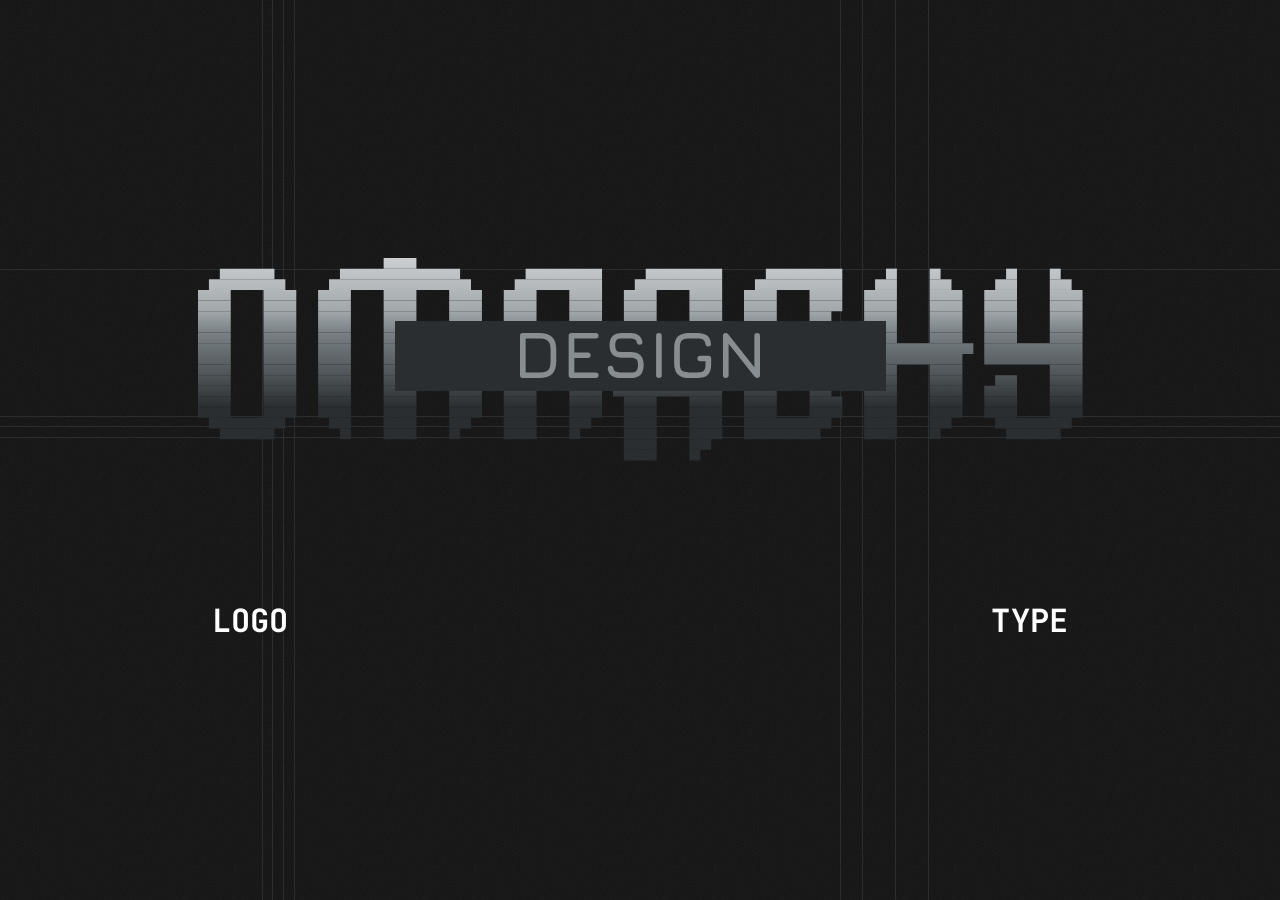
<file: index.html>
<!doctype html>
<html lang="en">
  <head>
    <meta charset="utf-8" />
    <meta name="viewport" content="width=device-width, initial-scale=1" />
    <title>Omarchy Design</title>
    <link rel="icon" type="image/svg+xml" href="assets/favicon.svg" />
    <link rel="preconnect" href="https://fonts.googleapis.com" />
    <link rel="preconnect" href="https://fonts.gstatic.com" crossorigin />
    <link
      href="https://fonts.googleapis.com/css2?family=JetBrains+Mono:wght@400;500;700&display=swap"
      rel="stylesheet"
    />
    <link rel="stylesheet" href="css/home.css" />
  </head>
  <body>
    <main class="home">
      <div class="grain" aria-hidden="true"></div>
      <div class="hero">
        <div class="logobox">
          <div class="guides" aria-hidden="true">
            <i class="v"></i><i class="v"></i><i class="v"></i><i class="v"></i>
            <i class="v"></i><i class="v"></i><i class="v"></i><i class="v"></i>
            <i class="h"></i><i class="h"></i><i class="h"></i><i class="h"></i>
          </div>
          <img class="logo" src="assets/omarchy-design-logo.svg" alt="Omarchy Design" width="885" height="203" />
        </div>
        <nav class="nav" aria-label="sections">
          <a href="logo/">Logo</a>
          <a href="type/">Type</a>
        </nav>
      </div>
    </main>
  </body>
</html>
</file>
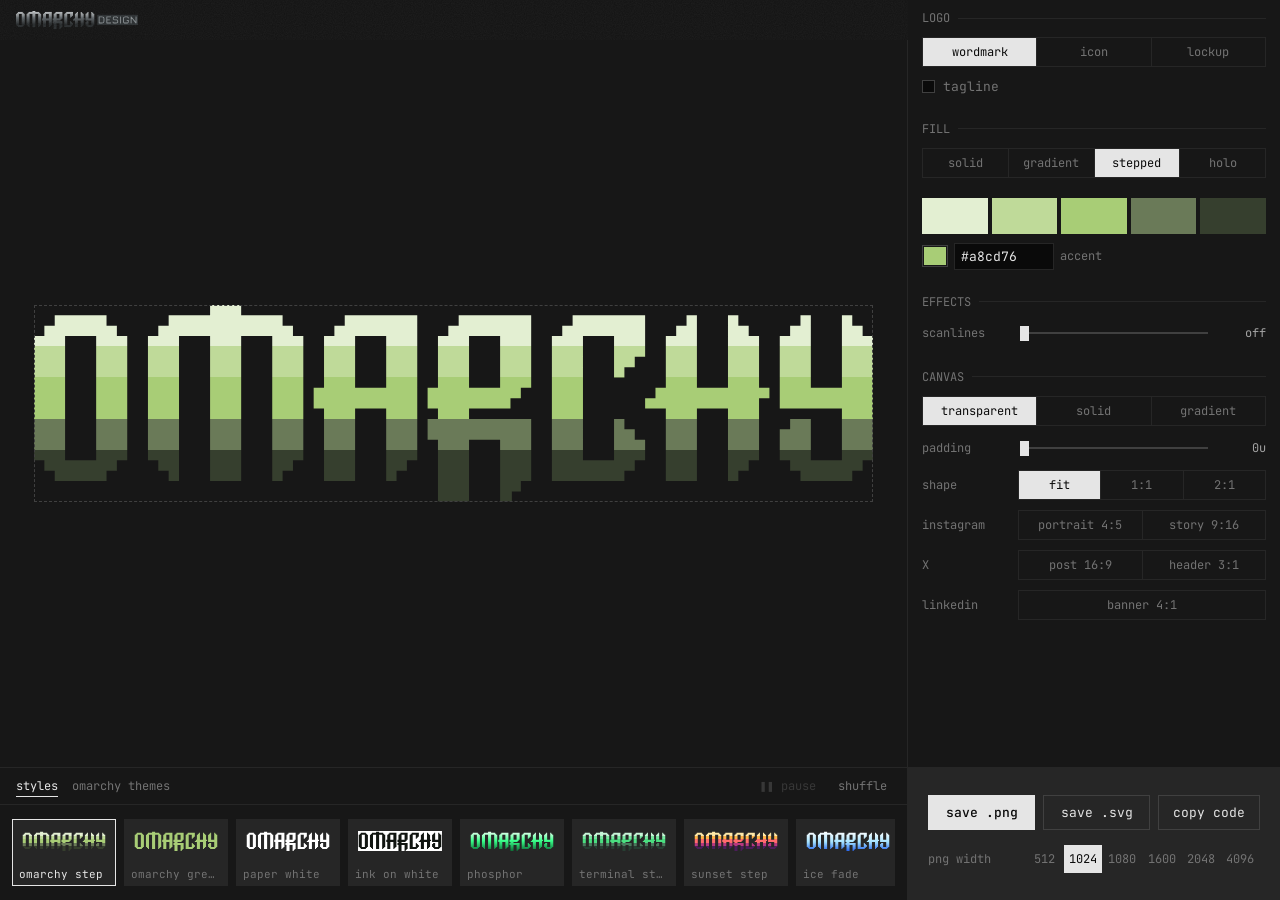
<file: logo/index.html>
<!doctype html>
<html lang="en">
  <head>
    <meta charset="utf-8" />
    <meta name="viewport" content="width=device-width, initial-scale=1" />
    <title>Omarchy Design — Logo</title>
    <link rel="icon" type="image/svg+xml" href="../assets/favicon.svg" />
    <link rel="preconnect" href="https://fonts.googleapis.com" />
    <link rel="preconnect" href="https://fonts.gstatic.com" crossorigin />
    <link
      href="https://fonts.googleapis.com/css2?family=JetBrains+Mono:wght@400;500;700&display=swap"
      rel="stylesheet"
    />
    <link rel="stylesheet" href="../css/main.css" />
  </head>
  <body>
    <div class="app">
      <header class="head">
        <a class="home" href="../" title="Omarchy Design home">
          <img
            class="mark"
            src="../assets/marks/omarchy-design-line.svg"
            alt="omarchy design"
          />
        </a>
      </header>

      <div class="left">
        <div class="stagewrap">
          <div class="stage" id="stage"></div>
        </div>

        <div class="stagebar">
          <div class="tabs" role="tablist" aria-label="preset groups">
            <button
              class="tab"
              role="tab"
              id="tabStyles"
              aria-selected="true"
              aria-controls="styleTrack"
            >
              styles
            </button>
            <button
              class="tab"
              role="tab"
              id="tabThemes"
              aria-selected="false"
              aria-controls="themeTrack"
            >
              omarchy themes
            </button>
          </div>
          <button
            class="iconbtn play"
            id="btnPlay"
            title="Play or pause the holographic motion"
          >
            ❚❚ pause
          </button>
          <button
            class="iconbtn"
            id="btnShuffle"
            title="Try a random variation"
          >
            shuffle
          </button>
        </div>

        <div class="presets">
          <div
            class="ptrack"
            id="styleTrack"
            role="tabpanel"
            aria-labelledby="tabStyles"
          ></div>
          <div
            class="ptrack"
            id="themeTrack"
            role="tabpanel"
            aria-labelledby="tabThemes"
            hidden
          ></div>
        </div>
      </div>

      <div class="right">
        <div class="controls" id="controls">
          <section class="sec">
            <h2>LOGO</h2>
            <div class="body">
              <div class="seg" id="assetSeg"></div>
              <div id="taglineBody"></div>
            </div>
          </section>

          <section class="sec">
            <h2>FILL</h2>
            <div class="body">
              <div class="seg" id="modeSeg"></div>
              <div id="fillBody"></div>
            </div>
          </section>

          <section class="sec">
            <h2>EFFECTS</h2>
            <div class="body" id="fxBody"></div>
          </section>

          <section class="sec">
            <h2>CANVAS</h2>
            <div class="body" id="canvasBody"></div>
          </section>
        </div>

        <div class="export">
          <div class="row">
            <button class="btn primary" id="btnPng">save .png</button>
            <button class="btn" id="btnSvg">save .svg</button>
            <button class="btn fit" id="btnCopy">copy code</button>
          </div>
          <div class="field">
            <label>png width</label>
            <div class="seg" id="pngSeg"></div>
          </div>
        </div>
      </div>
    </div>
    <div class="toast" id="toast"></div>

    <script type="module" src="../js/main.js"></script>
  </body>
</html>
</file>
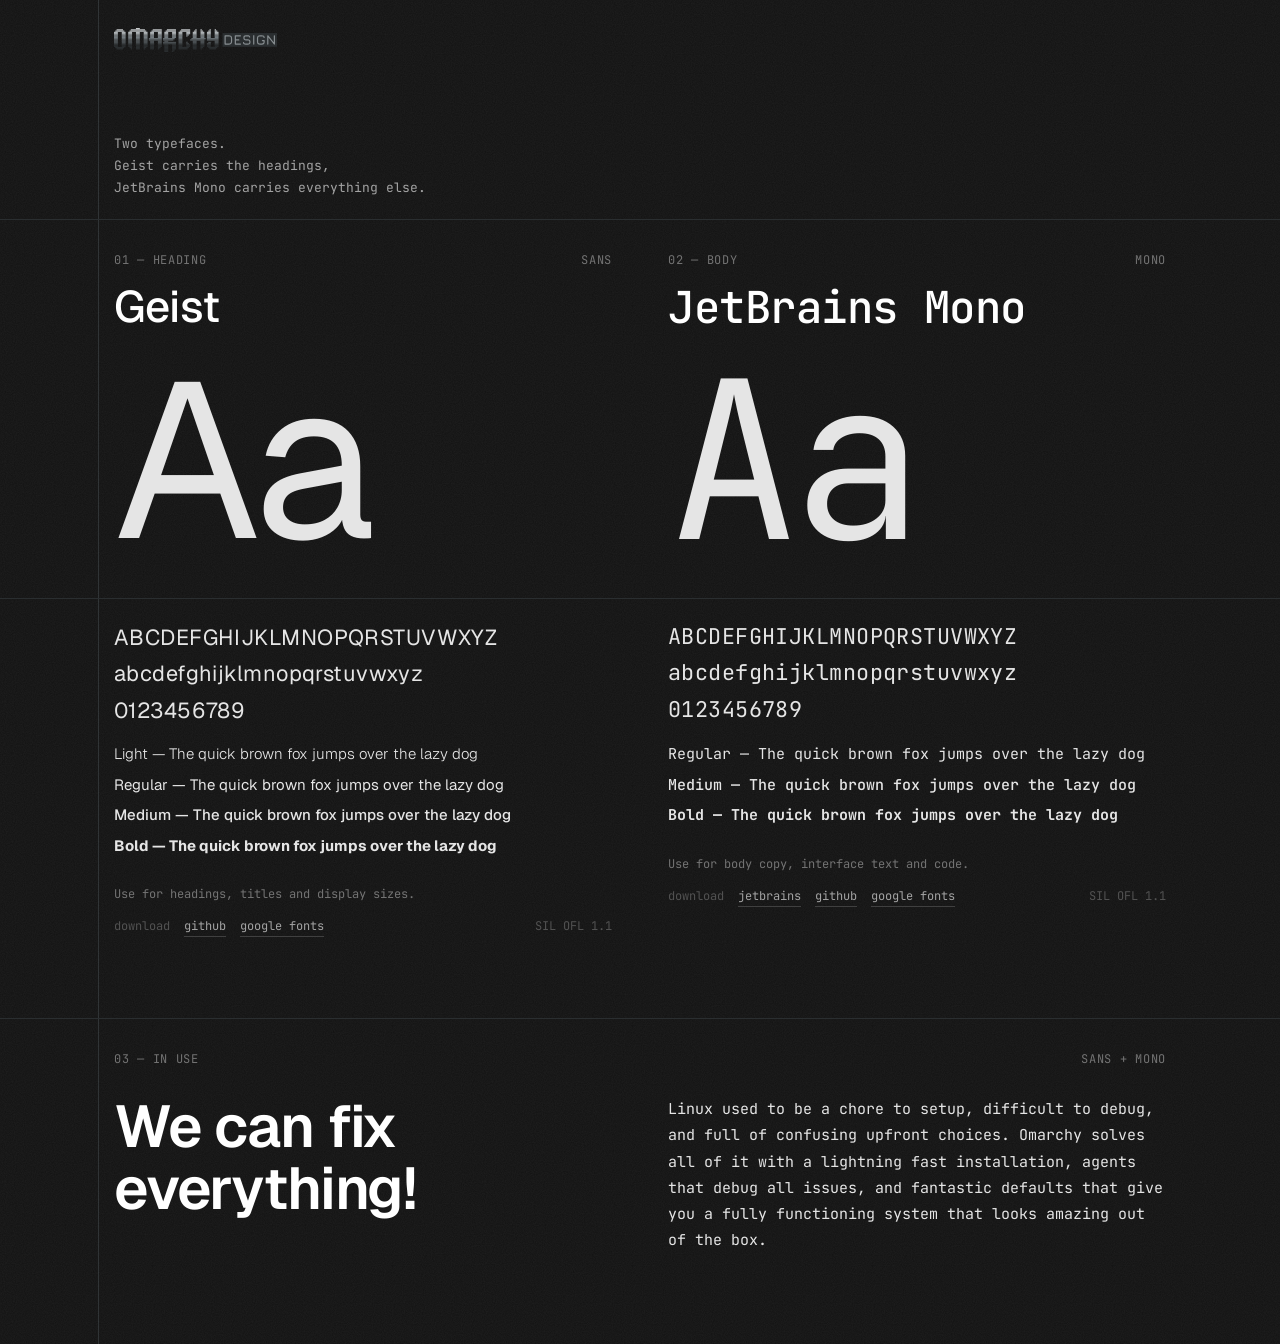
<file: type/index.html>
<!doctype html>
<html lang="en">
  <head>
    <meta charset="utf-8" />
    <meta name="viewport" content="width=device-width, initial-scale=1" />
    <title>Omarchy Design — Type</title>
    <link rel="icon" type="image/svg+xml" href="../assets/favicon.svg" />
    <link rel="preconnect" href="https://fonts.googleapis.com" />
    <link rel="preconnect" href="https://fonts.gstatic.com" crossorigin />
    <link
      href="https://fonts.googleapis.com/css2?family=Geist:wght@300..700&family=JetBrains+Mono:wght@400;500;700&display=swap"
      rel="stylesheet"
    />
    <link rel="stylesheet" href="../css/type.css" />
  </head>
  <body>
    <div class="grain" aria-hidden="true"></div>

    <header class="head">
      <a class="home" href="../" title="Omarchy Design home">
        <img
          class="mark"
          src="../assets/marks/omarchy-design-line.svg"
          alt="omarchy design"
        />
      </a>
    </header>

    <main class="page">
      <p class="lede">
        Two typefaces.<br />
        Geist carries the headings,<br />
        JetBrains Mono carries everything else.
      </p>

      <section class="specimens">
        <article class="specimen sans">
          <div class="meta">
            <span>01 — heading</span>
            <span>sans</span>
          </div>
          <h2 class="name">Geist</h2>
          <p class="glyph" aria-hidden="true">Aa</p>
          <div class="alphabet" aria-label="character set">
            <span>ABCDEFGHIJKLMNOPQRSTUVWXYZ</span>
            <span>abcdefghijklmnopqrstuvwxyz</span>
            <span>0123456789</span>
          </div>
          <ul class="weights">
            <li class="w300">
              Light — The quick brown fox jumps over the lazy dog
            </li>
            <li class="w400">
              Regular — The quick brown fox jumps over the lazy dog
            </li>
            <li class="w500">
              Medium — The quick brown fox jumps over the lazy dog
            </li>
            <li class="w700">
              Bold — The quick brown fox jumps over the lazy dog
            </li>
          </ul>
          <p class="use">Use for headings, titles and display sizes.</p>
          <p class="links">
            <span>download</span>
            <a href="https://github.com/vercel/geist-font/releases" target="_blank" rel="noopener">github</a>
            <a href="https://fonts.google.com/specimen/Geist" target="_blank" rel="noopener">google fonts</a>
            <span class="lic">SIL OFL 1.1</span>
          </p>
        </article>

        <article class="specimen mono">
          <div class="meta">
            <span>02 — body</span>
            <span>mono</span>
          </div>
          <h2 class="name">JetBrains Mono</h2>
          <p class="glyph" aria-hidden="true">Aa</p>
          <div class="alphabet" aria-label="character set">
            <span>ABCDEFGHIJKLMNOPQRSTUVWXYZ</span>
            <span>abcdefghijklmnopqrstuvwxyz</span>
            <span>0123456789</span>
          </div>
          <ul class="weights">
            <li class="w400">
              Regular — The quick brown fox jumps over the lazy dog
            </li>
            <li class="w500">
              Medium — The quick brown fox jumps over the lazy dog
            </li>
            <li class="w700">
              Bold — The quick brown fox jumps over the lazy dog
            </li>
          </ul>
          <p class="use">Use for body copy, interface text and code.</p>
          <p class="links">
            <span>download</span>
            <a href="https://www.jetbrains.com/lp/mono/" target="_blank" rel="noopener">jetbrains</a>
            <a href="https://github.com/JetBrains/JetBrainsMono/releases" target="_blank" rel="noopener">github</a>
            <a href="https://fonts.google.com/specimen/JetBrains+Mono" target="_blank" rel="noopener">google fonts</a>
            <span class="lic">SIL OFL 1.1</span>
          </p>
        </article>
      </section>

      <section class="pairing">
        <div class="meta">
          <span>03 — in use</span>
          <span>sans + mono</span>
        </div>
        <div class="pair">
          <h2 class="headline">We can fix everything!</h2>
          <p class="body">
            Linux used to be a chore to setup, difficult to debug, and full of
            confusing upfront choices. Omarchy solves all of it with a lightning
            fast installation, agents that debug all issues, and fantastic
            defaults that give you a fully functioning system that looks amazing
            out of the box.
          </p>
        </div>
      </section>
    </main>
  </body>
</html>
</file>
<file: css/home.css>
/* Omarchy Design homepage. Figma: "Omarchy Design" frame 106:5. */
@import "tokens.css";
@import "base.css";

html,body{height:100%;overflow:hidden}
body{background:var(--brand-surface);color:#fff}

.home{
  position:relative;min-height:100%;overflow:hidden;   /* clips the guide lines' overhang */
  display:flex;align-items:center;justify-content:center;
  padding:24px;
}

.hero{
  width:min(885px,100%);
  display:flex;flex-direction:column;align-items:stretch;
}
.logobox{position:relative}
.hero .logo{display:block;position:relative;z-index:1;width:100%;height:auto;aspect-ratio:885/203}

/* guide lines from the Figma frame: 1px #2A2E30, running the full page.
   Positions are percentages of the 885×203 logo box so they follow the logo. */
.guides{position:absolute;inset:0;pointer-events:none;z-index:0}   /* behind the logo and the nav */
.guides i{position:absolute;display:block;background:#2a2e30}
.guides .v{top:-100vh;bottom:-100vh;width:1px;margin-left:-.5px}
.guides .h{left:-100vw;right:-100vw;height:1px;margin-top:-.5px}
/* through the "o": columns at 573 / 583 / 594 / 605 of the 1900 frame */
.guides .v:nth-child(1){left:7.34%}
.guides .v:nth-child(2){left:8.47%}
.guides .v:nth-child(3){left:9.72%}
.guides .v:nth-child(4){left:10.96%}
/* through the "h": columns at 1151 / 1173 / 1206 / 1239 */
.guides .v:nth-child(5){left:72.66%}
.guides .v:nth-child(6){left:75.14%}
.guides .v:nth-child(7){left:78.87%}
.guides .v:nth-child(8){left:82.6%}
/* baseline rows: 508 / 518 / 529 */
.guides .h:nth-child(9){top:78.3%}
.guides .h:nth-child(10){top:83.3%}
.guides .h:nth-child(11){top:88.7%}
/* top line: the bottom one mirrored about the logo's centre */
.guides .h:nth-child(12){top:6%}

.nav{
  position:relative;z-index:1;
  display:flex;justify-content:space-between;align-items:center;
  margin-top:clamp(56px,15.6vw,138px);
  padding:0 10px;
  font-weight:700;font-size:clamp(18px,3.6vw,32px);letter-spacing:.01em;
  text-transform:uppercase;line-height:1;
}
.nav a{position:relative;color:#fff;text-decoration:none;padding:6px 4px}
/* hover: a guide-like line grows from the link out to both page edges */
.nav a::after{
  content:"";position:absolute;left:50%;bottom:-2px;width:200vw;height:1px;
  background:var(--neutral-600);
  transform:translateX(-50%) scaleX(0);transform-origin:center;
  transition:transform .45s cubic-bezier(.2,.7,.2,1);
  pointer-events:none;
}
.nav a:hover::after,.nav a:focus-visible::after{transform:translateX(-50%) scaleX(1)}

.grain{position:absolute;inset:0;pointer-events:none;opacity:var(--grain-opacity);background-image:var(--grain)}
</file>
<file: css/main.css>
@import "tokens.css";
@import "base.css";
@import "layout.css";
@import "components/controls.css";
@import "components/gradient.css";
@import "components/export.css";
@import "components/toast.css";
</file>
<file: css/type.css>
/* Omarchy Design type page: a specimen sheet on the same surface as the homepage. */
@import "tokens.css";
@import "base.css";

:root {
  --sans: "Geist", system-ui, -apple-system, "Segoe UI", sans-serif;
  --max: 1100px;
  --pad: 24px;
  --gap: 56px;
  /* distance from the viewport's left edge to the content column; full-width rules subtract it */
  --page-left: calc((100vw - min(var(--max), 100vw)) / 2 + var(--pad));
}

html,
body {
  height: auto;
  min-height: 100%;
}
body {
  background: var(--brand-surface);
  color: #fff;
  position: relative;
  overflow-x: hidden;
}
/* guide lines as on the homepage: a vertical one just left of the content column, full page height */
body::before {
  content: "";
  position: absolute;
  top: 0;
  bottom: 0;
  width: 1px;
  background: #2a2e30;
  z-index: 0;
  left: calc(var(--page-left) - 16px);
}
.grain {
  position: absolute;
  inset: 0;
  pointer-events: none;
  opacity: var(--grain-opacity);
  background-image: var(--grain);
  z-index: 0;
}
.head,
.page {
  position: relative;
  z-index: 1;
}

.head {
  display: flex;
  align-items: center;
  width: min(var(--max), 100%);
  margin: 0 auto;
  padding: 28px var(--pad) 0;
}
.head .home {
  display: block;
  line-height: 0;
}
.mark {
  display: block;
  height: 24px;
  width: auto;
}

.page {
  width: min(var(--max), 100%);
  margin: 0 auto;
  padding: clamp(56px, 9vh, 96px) var(--pad) clamp(48px, 10vh, 120px);
}

/* headings in Geist, everything else in JetBrains Mono: the page demonstrates the rule */
.lede {
  color: var(--ink2);
  font-size: 13px;
  margin: 0;
  line-height: 1.7;
}

.specimens {
  display: grid;
  grid-template-columns: 1fr 1fr;
  gap: var(--gap);
  position: relative;
  margin-top: 20px;
  padding-top: 32px;
}
/* section rule runs across the whole page */
.specimens::before {
  content: "";
  position: absolute;
  top: 0;
  left: calc(-1 * var(--page-left));
  width: 100vw;
  height: 1px;
  background: #2a2e30;
}
.specimen {
  min-width: 0;
}
.specimen .meta {
  display: flex;
  justify-content: space-between;
  color: var(--dim);
  font-size: 12px;
  text-transform: uppercase;
  letter-spacing: 0.06em;
}
.specimen .name {
  font-size: clamp(28px, 3.6vw, 44px);
  font-weight: 500;
  line-height: 1.1;
  margin: 14px 0 0;
  letter-spacing: -0.01em;
}
.specimen .glyph {
  font-size: clamp(120px, 18vw, 220px);
  line-height: 1;
  margin: 18px 0 0;
  letter-spacing: -0.03em;
  color: var(--neutral-200);
}
.specimen .alphabet {
  position: relative;
  display: grid;
  gap: 6px;
  font-size: clamp(17px, 1.7vw, 22px);
  line-height: 1.4;
  color: var(--ink);
  margin: 28px 0 0;
  padding-top: 24px;
}
.specimen .alphabet span {
  white-space: nowrap;
  overflow: hidden;
  text-overflow: ellipsis;
  letter-spacing: 0.02em;
}
.specimen .alphabet::before {
  content: "";
  position: absolute;
  top: 0;
  left: calc(-1 * var(--col-left));
  width: 100vw;
  height: 1px;
  background: #2a2e30;
}
.sans {
  --col-left: var(--page-left);
}
.mono {
  --col-left: calc(
    var(--page-left) + (min(var(--max), 100vw) - 2 * var(--pad) - var(--gap)) /
      2 + var(--gap)
  );
}
.specimen .weights {
  list-style: none;
  margin: 18px 0 0;
  padding: 0;
  display: flex;
  flex-direction: column;
  gap: 8px;
  font-size: 15px;
  line-height: 1.5;
  color: var(--ink);
}
.specimen .use {
  color: var(--dim);
  font-size: 12px;
  margin: 28px 0 0;
}
.specimen .links {
  display: flex;
  flex-wrap: wrap;
  gap: 14px;
  align-items: baseline;
  font-size: 12px;
  margin: 14px 0 0;
  color: var(--dim2);
}
.specimen .links a {
  color: var(--ink2);
  text-decoration: none;
  border-bottom: 1px solid var(--neutral-700);
  padding-bottom: 1px;
}
.specimen .links a:hover {
  color: #fff;
  border-bottom-color: #fff;
}
.specimen .links .lic {
  margin-left: auto;
}

.sans .name,
.sans .glyph,
.sans .alphabet,
.sans .weights {
  font-family: var(--sans);
}
.mono .name,
.mono .glyph,
.mono .alphabet,
.mono .weights {
  font-family: var(--mono);
}
.w300 {
  font-weight: 300;
}
.w400 {
  font-weight: 400;
}
.w500 {
  font-weight: 500;
}
.w700 {
  font-weight: 700;
}

/* the pair in use: Geist headline beside JetBrains Mono copy */
.pairing {
  position: relative;
  margin-top: clamp(56px, 9vh, 96px);
  padding-top: 32px;
}
.pairing::before {
  content: "";
  position: absolute;
  top: 0;
  left: calc(-1 * var(--page-left));
  width: 100vw;
  height: 1px;
  background: #2a2e30;
}
.pairing .meta {
  display: flex;
  justify-content: space-between;
  color: var(--dim);
  font-size: 12px;
  text-transform: uppercase;
  letter-spacing: 0.06em;
}
.pair {
  display: grid;
  grid-template-columns: 1fr 1fr;
  gap: var(--gap);
  align-items: start;
  margin-top: 28px;
}
.pair .headline {
  font-family: var(--sans);
  font-weight: 600;
  font-size: clamp(36px, 4.6vw, 60px);
  line-height: 1.05;
  letter-spacing: -0.02em;
  margin: 0;
}
.pair .body {
  font-size: 15px;
  line-height: 1.75;
  color: var(--ink);
  margin: 0;
  max-width: 58ch;
}

@media (max-width: 900px) {
  .pair {
    grid-template-columns: 1fr;
    gap: 24px;
  }
  .specimens {
    grid-template-columns: 1fr;
    gap: 64px;
  }
  .mono {
    --col-left: var(--page-left);
  }
}
</file>
